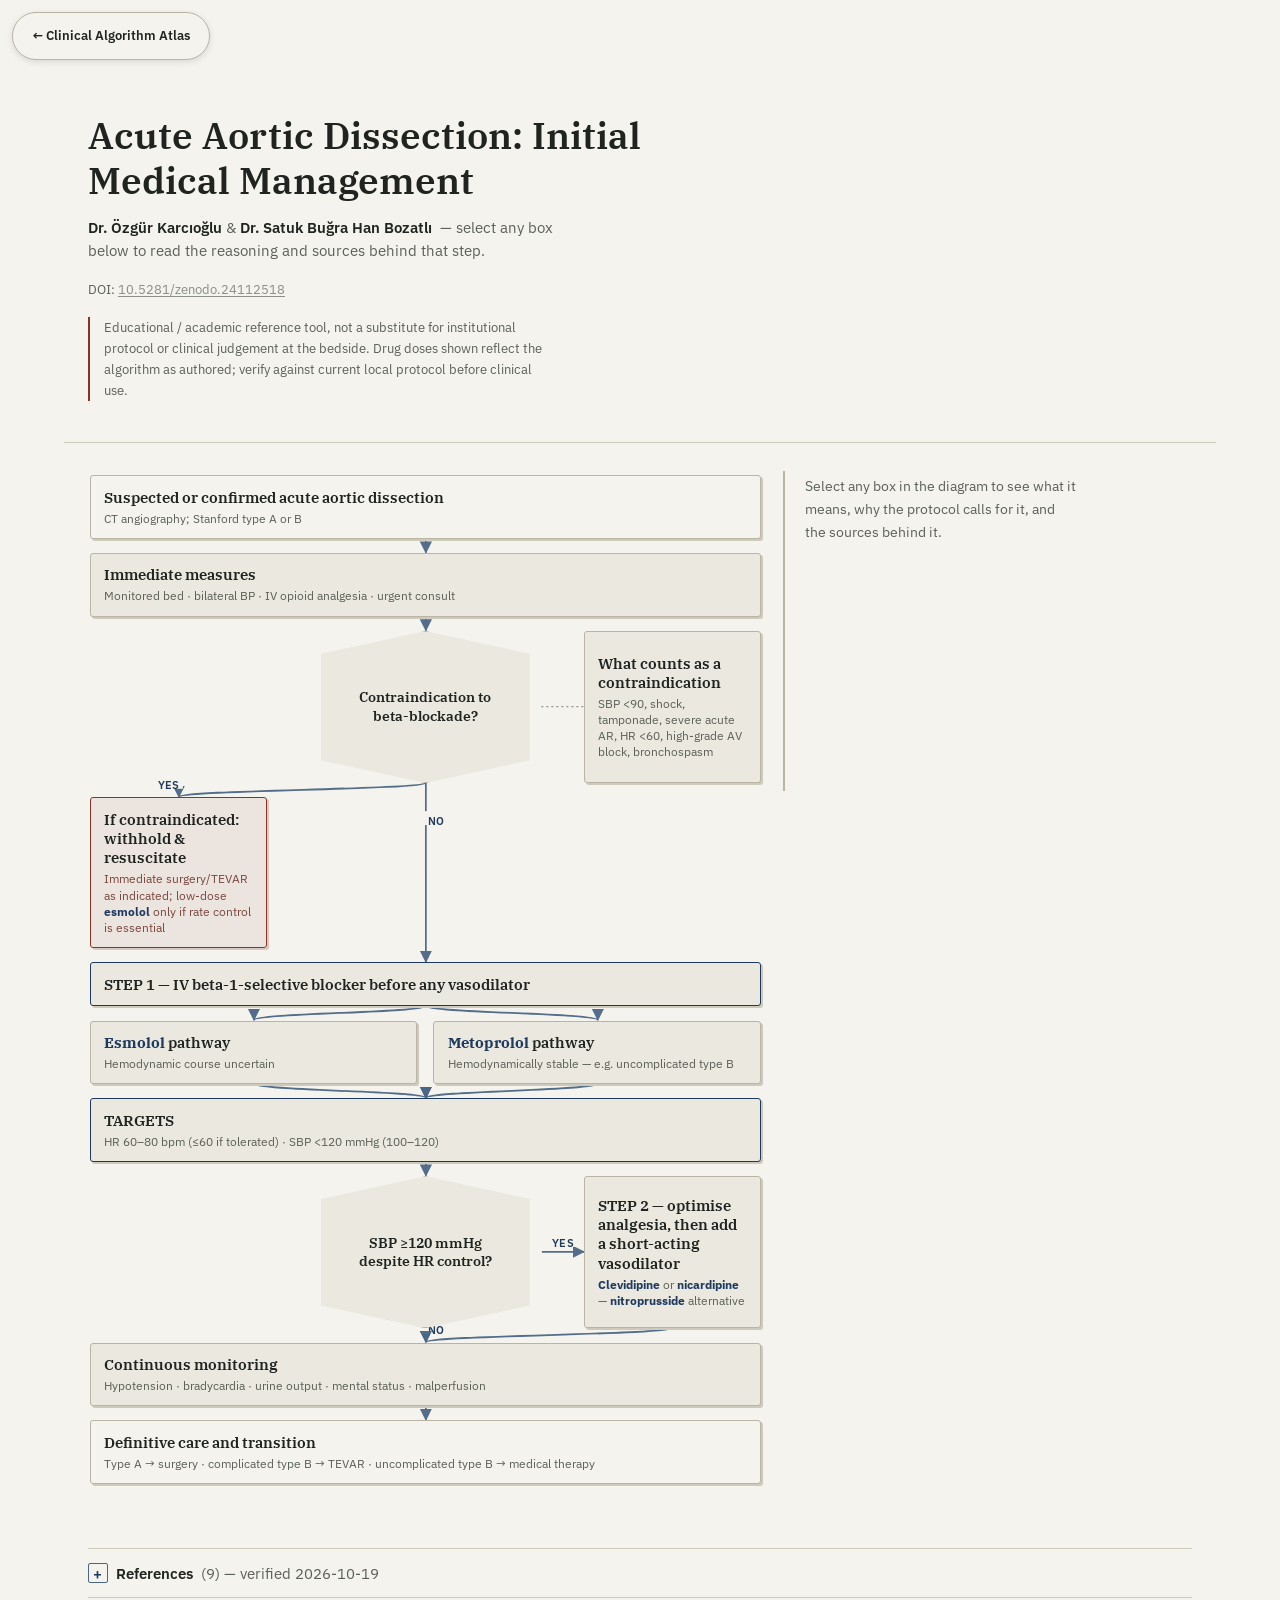
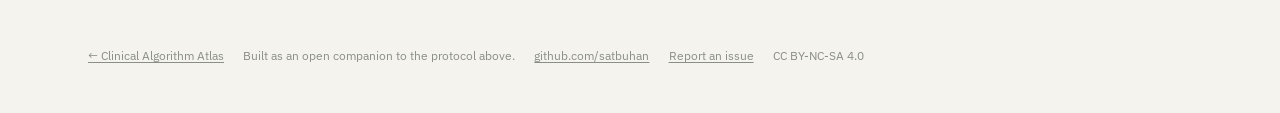
<file: index.html>
<!doctype html>
<html lang="en">
<head>
<meta charset="utf-8">
<meta name="viewport" content="width=device-width, initial-scale=1">
<title>Aortic Dissection Protocol</title>
<meta name="description" content="An interactive, referenced walkthrough of the acute medical management algorithm for suspected or confirmed aortic dissection.">
<link rel="preconnect" href="https://fonts.googleapis.com">
<link rel="preconnect" href="https://fonts.gstatic.com" crossorigin>
<link href="https://fonts.googleapis.com/css2?family=IBM+Plex+Mono:wght@400;500;600&family=IBM+Plex+Sans:wght@400;500;600;700&family=IBM+Plex+Serif:ital,wght@0,400;0,600;1,400&display=swap" rel="stylesheet">
<link rel="stylesheet" href="assets/style.css?v=6">
<link rel="stylesheet" href="https://satbuhan.github.io/clinical-algorithm-atlas/assets/chat-widget.css?v=2">
<link rel="stylesheet" href="https://satbuhan.github.io/clinical-algorithm-atlas/assets/calculator-widget.css?v=1">
<meta http-equiv="Cache-Control" content="no-cache, must-revalidate">
</head>
<body>

<a class="top-nav" href="https://satbuhan.github.io/clinical-algorithm-atlas/">← Clinical Algorithm Atlas</a>

<header class="masthead">
  <h1>Acute Aortic Dissection: Initial Medical Management</h1>
  <p class="masthead__byline">
    <strong>Dr. Özgür Karcıoğlu</strong> &amp; <strong>Dr. Satuk Buğra Han Bozatlı</strong>
    &nbsp;— select any box below to read the reasoning and sources behind that step.
    <p class="masthead__doi">DOI: <a href="https://doi.org/10.5281/zenodo.24112518" target="_blank" rel="noopener">10.5281/zenodo.24112518</a></p>
</p>
  <p class="masthead__disclaimer">
    Educational / academic reference tool, not a substitute for institutional protocol or
    clinical judgement at the bedside. Drug doses shown reflect the algorithm as authored;
    verify against current local protocol before clinical use.
  </p>
</header>

<main>
  <div class="workstation">
    <section class="scope" aria-label="Interactive flowchart">
      <p class="scope__hint">Scroll sideways and pinch to zoom — this is the full diagram, same as on desktop.</p>
      <div class="flow" id="flow">
        <svg class="edges" id="edges" aria-hidden="true"></svg>
        <!-- nodes are rendered here by app.js from content.js -->
      </div>
    </section>

    <aside class="readout" id="readout" aria-live="polite">
      <button class="readout__close" id="readoutClose" type="button">Close ✕</button>
      <div class="readout__idle" id="readoutIdle">
        Select any box in the diagram to see what it means, why the protocol
        calls for it, and the sources behind it.
      </div>
      <div id="readoutContent" hidden></div>
    </aside>
  </div>

  <div class="scope-backdrop" id="backdrop"></div>

  <section class="references" aria-label="References">
    <details id="references">
      <summary>References <span class="count" id="refCount"></span></summary>
      <ol id="referencesList"></ol>
    </details>
  </section>
</main>

<footer class="site">
  <a href="https://satbuhan.github.io/clinical-algorithm-atlas/" target="_blank" rel="noopener">← Clinical Algorithm Atlas</a>
  <span>Built as an open companion to the protocol above.</span>
  <a href="https://github.com/satbuhan" target="_blank" rel="noopener">github.com/satbuhan</a>
  <a href="https://github.com/satbuhan/aortic-dissection-protocol/issues/new" target="_blank" rel="noopener">Report an issue</a>
  <span>CC BY-NC-SA 4.0</span>
</footer>

<script src="assets/content.js?v=6"></script>
<script src="assets/app.js?v=6"></script>
<script defer src="https://satbuhan.github.io/clinical-algorithm-atlas/assets/chat-widget.js?v=2"></script>
<script defer src="https://satbuhan.github.io/clinical-algorithm-atlas/assets/calculator-widget.js?v=1"></script>
</body>
</html>
</file>
<file: assets/style.css>
/* =========================================================================
   Design tokens — single printed-page material throughout: a textbook
   page, not a dark "device" UI. One ink accent (navy) for the live flow,
   one reserved alarm (brick) for the contraindication / stop branch only.
   ========================================================================= */
:root {
  --paper: #F4F3EE;
  --paper-raised: #EAE8DF;
  --ink: #1F2420;
  --ink-soft: #5B6058;
  --ink-faint: #8A8F85;
  --rule: #CDC9BB;
  --rule-strong: #B9B4A3;

  --accent: #1E3A5F;         /* ink-navy: the one accent — live flow, emphasis */
  --accent-soft: #4A6684;
  --accent-wash: rgba(30, 58, 95, 0.08);

  --alarm: #8C3326;          /* muted brick: reserved for the stop branch only */
  --alarm-wash: rgba(140, 51, 38, 0.07);

  --radius-box: 3px;
  --radius-panel: 4px;

  --font-sans: "IBM Plex Sans", -apple-system, "Segoe UI", sans-serif;
  --font-serif: "IBM Plex Serif", Georgia, serif;
  --font-mono: "IBM Plex Mono", "SFMono-Regular", Menlo, monospace;

  --ease: cubic-bezier(0.2, 0.7, 0.2, 1);
}

@media (prefers-reduced-motion: reduce) {
  * { animation-duration: 0.001ms !important; transition-duration: 0.001ms !important; }
}

* { box-sizing: border-box; }
html { -webkit-text-size-adjust: 100%; }

body {
  margin: 0;
  padding-top: calc(4.25rem + 1px);
  background: var(--paper);
  color: var(--ink);
  font-family: var(--font-serif);
  line-height: 1.5;
  -webkit-font-smoothing: antialiased;
}

/* Sticky return-to-hub button — the footer carries the same link, but a
   long diagram means scrolling all the way down just to get back to the
   gallery. This floats as its own pill, inset from the top edge rather
   than glued flush to it: a full-width strip sitting right at the very
   top of a phone screen competes with the system's swipe-down-for-
   notifications gesture, so it was easy to miss or mistap. Staying
   inset avoids that and reads as a deliberate button rather than a thin
   utility strip. z-index above the mobile readout/backdrop, so it's
   still reachable even with a node's readout panel open. */
.top-nav {
  position: fixed;
  top: 0.75rem;
  left: 0.75rem;
  z-index: 30;
  display: inline-flex;
  align-items: center;
  height: 3rem;
  padding: 0 1.2rem;
  border-radius: 999px;
  background: var(--paper);
  border: 1px solid var(--rule-strong);
  box-shadow: 0 2px 6px rgba(31, 36, 32, 0.12);
  font-family: var(--font-sans);
  font-size: 0.82rem;
  font-weight: 600;
  color: var(--ink);
  text-decoration: none;
  white-space: nowrap;
  max-width: calc(100vw - 1.5rem);
  overflow: hidden;
  text-overflow: ellipsis;
}
.top-nav:hover, .top-nav:active { color: var(--accent); border-color: var(--accent); }

a { color: var(--accent); }

/* =========================================================================
   Masthead — a title page, not a product header
   ========================================================================= */
.masthead {
  padding: 2.75rem 1.5rem 1.75rem;
  max-width: 72rem;
  margin: 0 auto;
  border-bottom: 1px solid var(--rule);
}
.masthead h1 {
  font-family: var(--font-serif);
  font-weight: 600;
  font-size: clamp(1.6rem, 3.2vw, 2.3rem);
  line-height: 1.22;
  margin: 0 0 0.85rem;
  max-width: 30ch;
  color: var(--ink);
}
.masthead__byline {
  font-family: var(--font-sans);
  font-size: 0.96rem;
  color: var(--ink-soft);
  margin: 0 0 1.1rem;
  max-width: 56ch;
}

.masthead__doi {
  font-family: var(--font-sans);
  font-size: 0.82rem;
  color: var(--ink-soft);
  margin: 0 0 1.1rem;
}
.masthead__doi a {
  color: var(--ink-faint);
  text-decoration: underline;
  text-underline-offset: 2px;
}
.masthead__doi a:hover { color: var(--accent); }
.masthead__byline strong { color: var(--ink); font-weight: 600; }
.masthead__disclaimer {
  font-family: var(--font-sans);
  font-size: 0.82rem;
  line-height: 1.6;
  color: var(--ink-soft);
  border-left: 2px solid var(--alarm);
  padding-left: 0.85rem;
  max-width: 58ch;
}

/* =========================================================================
   Workstation: diagram + explanation, same paper, side by side
   ========================================================================= */
.workstation {
  max-width: 72rem;
  margin: 0 auto 2rem;
  padding: 1.75rem 1.5rem 0;
  display: grid;
  grid-template-columns: minmax(0, 1.65fr) minmax(0, 1fr);
  gap: 1.25rem;
  align-items: start;
}

.scope {
  position: relative;
  padding: 0.25rem 0.1rem 0.5rem;
}
.scope__hint { display: none; }

.flow {
  position: relative;
  display: grid;
  grid-template-columns: 1fr 1.6fr 1fr;
  gap: 0.9rem 1rem;
  z-index: 1;
}
.edges {
  position: absolute;
  inset: 0;
  width: 100%;
  height: 100%;
  pointer-events: none;
  overflow: visible;
  z-index: 0;
}
.edges path.flow-edge {
  fill: none;
  stroke: var(--accent-soft);
  stroke-width: 1.75;
  opacity: 0.95;
}
.edges path.flow-edge.is-info {
  stroke-dasharray: 1 4;
  stroke-linecap: round;
  stroke: var(--ink-faint);
  stroke-width: 1.4;
  opacity: 0.9;
}
.edges text.edge-label {
  font-family: var(--font-sans);
  font-weight: 600;
  font-size: 10.5px;
  fill: var(--accent);
  letter-spacing: 0.02em;
  dominant-baseline: middle;
}
.edges rect.edge-label-bg {
  fill: var(--paper);
}

/* node base — a boxed figure on the page, not a UI card */
.node {
  all: unset;
  position: relative;
  z-index: 1;
  box-sizing: border-box;
  cursor: pointer;
  display: flex;
  flex-direction: column;
  justify-content: center;
  gap: 0.22rem;
  background: var(--paper-raised);
  border: 1.3px solid var(--rule-strong);
  border-radius: var(--radius-box);
  padding: 0.7rem 0.85rem;
  color: var(--ink);
  font-family: var(--font-serif);
  text-align: left;
  box-shadow: 2px 2px 0 0 var(--rule);
  transition: border-color 140ms var(--ease), box-shadow 140ms var(--ease), transform 140ms var(--ease);
}
.node:hover { border-color: var(--accent-soft); }
.node:focus-visible {
  outline: 2px solid var(--accent);
  outline-offset: 2px;
}
.node.is-active {
  border-color: var(--accent);
  background: var(--accent-wash);
  box-shadow: 3px 3px 0 0 var(--accent);
  transform: translate(-1px, -1px);
}
.node__title {
  font-weight: 600;
  font-size: 0.92rem;
  line-height: 1.32;
}

/* Clinical agent (drug) names, emphasised wherever they appear — diagram
   boxes and the readout panel's prose alike. Which names are highlighted
   comes from content.js's AGENTS array; wrapping happens at render time
   in app.js, never in the authored label/sub text itself. Uses the
   page's one existing accent color (already the "emphasis" color for
   active/focused nodes and edge labels) rather than introducing a new
   color, so this reads as "the atlas's emphasis," not a separate system. */
.agent-name {
  color: var(--accent);
  font-weight: 700;
}
.node__sub {
  font-family: var(--font-sans);
  font-size: 0.72rem;
  color: var(--ink-soft);
  line-height: 1.4;
}

.node--terminal { background: var(--paper); border-style: solid; }
.node--key { border-color: var(--accent); border-width: 1.6px; }
.node--alarm { border-color: var(--alarm); background: var(--alarm-wash); box-shadow: 2px 2px 0 0 #D9C9C2; }
.node--alarm .node__sub { color: #7A463D; }
.node--alarm.is-active { border-color: var(--alarm); background: var(--alarm-wash); box-shadow: 3px 3px 0 0 var(--alarm); }

.node--decision {
  justify-self: center;
  align-self: center;
  width: min(100%, 14.5rem);
  min-height: 9.5rem;
  padding: 1.6rem 2.1rem;
  text-align: center;
  align-items: center;
  justify-content: center;
  clip-path: polygon(50% 0, 95% 15%, 95% 85%, 50% 100%, 5% 85%, 5% 15%);
  box-shadow: none;
}
.node--decision .node__title { font-size: 0.88rem; }
.node--decision.is-active { transform: none; }

.flow-wrap-2 { grid-column: 1 / -1; display: grid; grid-template-columns: 1fr 1fr; gap: 1rem; }
.full { grid-column: 1 / -1; }
.col-left { grid-column: 1; }
.col-center { grid-column: 2; }
.col-right { grid-column: 3; }

/* =========================================================================
   Readout panel — the margin gloss: same paper, a ruled column
   ========================================================================= */
.readout {
  position: sticky;
  top: 1.25rem;
  background: var(--paper);
  border-left: 2px solid var(--rule-strong);
  color: var(--ink);
  min-height: 20rem;
  max-height: calc(100vh - 2.5rem);
  overflow-y: auto;
  padding: 0.2rem 0 0.2rem 1.25rem;
}
.readout__idle {
  color: var(--ink-soft);
  font-family: var(--font-sans);
  font-size: 0.86rem;
  line-height: 1.7;
  max-width: 34ch;
}
.readout__tag {
  font-family: var(--font-sans);
  font-weight: 600;
  font-size: 0.72rem;
  letter-spacing: 0.03em;
  color: var(--accent);
  margin: 0 0 0.4rem;
}
.readout__title {
  font-family: var(--font-serif);
  font-size: 1.3rem;
  line-height: 1.3;
  margin: 0 0 0.25rem;
}
.readout__sub {
  font-family: var(--font-sans);
  font-size: 0.8rem;
  color: var(--ink-soft);
  margin: 0 0 1.1rem;
}
.readout__flag {
  display: inline-block;
  font-family: var(--font-sans);
  font-size: 0.72rem;
  color: var(--alarm);
  border: 1px solid var(--alarm);
  border-radius: 3px;
  padding: 0.15rem 0.5rem;
  margin: 0 0 1rem;
}
.readout h3 {
  font-family: var(--font-sans);
  font-weight: 600;
  font-size: 0.74rem;
  letter-spacing: 0.02em;
  color: var(--ink-soft);
  margin: 1.2rem 0 0.45rem;
}
.readout p {
  font-family: var(--font-serif);
  font-size: 1rem;
  line-height: 1.7;
  margin: 0 0 0.6rem;
  color: var(--ink);
  max-width: 54ch;
}

/* inline glossary terms inside readout prose */
.term {
  all: unset;
  cursor: pointer;
  color: var(--accent);
  border-bottom: 1.5px dotted var(--accent-soft);
  padding-bottom: 0.03em;
}
.term:hover, .term:focus-visible { background: var(--accent-wash); }
.term[aria-expanded="true"] { background: var(--accent-wash); border-bottom-style: solid; }
.term-def {
  display: block;
  font-family: var(--font-sans);
  font-size: 0.86rem;
  line-height: 1.55;
  color: var(--ink-soft);
  background: var(--paper-raised);
  border-left: 2px solid var(--accent-soft);
  padding: 0.5rem 0.7rem;
  margin: 0.4rem 0 0.7rem;
  max-width: 50ch;
}
.term-def strong { color: var(--ink); font-weight: 600; }
.term-def[hidden] { display: none; }

/* cross-atlas "Also covered in" line — appended inside .term-def when the
   same glossary term is independently defined in another tool */
.term-crosslinks {
  margin: 0.5rem 0 0;
  padding-top: 0.4rem;
  border-top: 1px dotted var(--rule);
  font-size: 0.82rem;
  color: var(--ink-soft);
}
.term-crosslinks a { color: var(--accent); text-decoration: none; border-bottom: 1px dotted var(--accent-soft); }
.term-crosslinks a:hover { border-bottom-style: solid; }

.readout ul.caution-list {
  margin: 0 0 0.6rem;
  padding-left: 1.15rem;
  font-family: var(--font-serif);
  font-size: 1rem;
  line-height: 1.65;
  color: var(--ink);
  max-width: 54ch;
}
.readout ul.caution-list li { margin-bottom: 0.6rem; padding-left: 0.15rem; }
.readout ul.caution-list li::marker { color: var(--accent-soft); }

.dose-table {
  width: 100%;
  max-width: 44ch;
  border-collapse: collapse;
  margin: 0.3rem 0 0.8rem;
  font-family: var(--font-sans);
  font-size: 0.86rem;
}
.dose-table td {
  padding: 0.4rem 0.1rem;
  border-bottom: 1px solid var(--rule);
  vertical-align: top;
}
.dose-table td:first-child { color: var(--ink-soft); padding-right: 1rem; white-space: nowrap; }
.dose-table td:last-child {
  color: var(--ink);
  text-align: right;
  font-family: var(--font-mono);
  font-variant-numeric: tabular-nums;
}

.refchips { display: flex; flex-wrap: wrap; gap: 0.4rem; margin-top: 0.3rem; }
.refchip {
  font-family: var(--font-sans);
  font-size: 0.74rem;
  color: var(--ink-soft);
  border: 1px solid var(--rule-strong);
  border-radius: 999px;
  padding: 0.15rem 0.6rem;
  text-decoration: none;
}
.refchip:hover { border-color: var(--accent); color: var(--accent); }

.readout__close { display: none; }

/* =========================================================================
   References — a collapsible bibliography, closed by default
   ========================================================================= */
.references {
  max-width: 72rem;
  margin: 0 auto;
  padding: 1.5rem 1.5rem 3rem;
}
.references summary {
  cursor: pointer;
  list-style: none;
  font-family: var(--font-sans);
  font-weight: 600;
  font-size: 0.95rem;
  color: var(--ink);
  padding: 0.8rem 0;
  border-top: 1px solid var(--rule);
  border-bottom: 1px solid var(--rule);
  display: flex;
  align-items: center;
  gap: 0.5rem;
}
.references summary::-webkit-details-marker { display: none; }
.references summary::before {
  content: "+";
  display: inline-flex;
  align-items: center;
  justify-content: center;
  width: 1.1rem; height: 1.1rem;
  font-size: 0.95rem;
  color: var(--accent);
  border: 1px solid var(--accent-soft);
  border-radius: 2px;
  flex: none;
}
.references[open] summary::before { content: "−"; }
.references summary .count { color: var(--ink-soft); font-weight: 400; }

.references ol {
  margin: 1.1rem 0 0;
  padding: 0;
  list-style: none;
  counter-reset: refs;
  max-width: 62ch;
}
.references li {
  counter-increment: refs;
  font-family: var(--font-serif);
  font-size: 0.92rem;
  line-height: 1.6;
  color: var(--ink);
  padding-left: 2.1rem;
  position: relative;
  margin-bottom: 0.8rem;
  scroll-margin-top: 2rem;
}
.references li::before {
  content: "[" counter(refs) "]";
  position: absolute;
  left: 0;
  font-family: var(--font-sans);
  font-size: 0.78rem;
  color: var(--ink-soft);
}
.references .kind {
  display: inline-block;
  font-family: var(--font-sans);
  font-size: 0.7rem;
  color: var(--ink-faint);
  margin-left: 0.5rem;
}
.references a { font-family: var(--font-sans); font-size: 0.8rem; }
.references li:target { background: var(--accent-wash); border-radius: 4px; }

footer.site {
  max-width: 72rem;
  margin: 0 auto;
  padding: 0 1.5rem 3rem;
  font-family: var(--font-sans);
  font-size: 0.78rem;
  color: var(--ink-faint);
  display: flex;
  flex-wrap: wrap;
  gap: 0.4rem 1.2rem;
}
footer.site a { color: var(--ink-faint); text-decoration: underline; text-underline-offset: 2px; }
footer.site a:hover { color: var(--accent); }

/* =========================================================================
   Mobile
   ========================================================================= */
@media (max-width: 900px) {
  .workstation { grid-template-columns: 1fr; padding-top: 1.25rem; }

  /* The diagram itself stays IDENTICAL to desktop — same grid, same
     hexagon decision shapes, same drawn arrows — rather than reflowing
     into a plain stack. .scope becomes a horizontally scrollable
     viewport onto that fixed-size diagram; native pinch-zoom (the
     viewport meta does not disable it) handles reading fine text. */
  .scope {
    overflow-x: auto;
    overflow-y: visible;
    -webkit-overflow-scrolling: touch;
    overscroll-behavior-x: contain;
    padding-bottom: 0.6rem;
  }
  .scope__hint {
    display: block;
    font-family: var(--font-sans);
    font-size: 0.78rem;
    color: var(--ink-soft);
    margin: 0 0 0.6rem;
  }
  .flow {
    min-width: 46rem; /* forces the real desktop layout to overflow, not reflow */
  }
  .node { box-shadow: 1.5px 1.5px 0 0 var(--rule); }
  .node.is-active { box-shadow: 2px 2px 0 0 var(--accent); }

  .readout {
    position: fixed;
    left: 0; right: 0; bottom: 0;
    top: auto;
    max-height: 80vh;
    border-radius: 10px 10px 0 0;
    border-left: none;
    border-top: 1px solid var(--rule-strong);
    transform: translateY(100%);
    transition: transform 220ms var(--ease);
    box-shadow: 0 -6px 20px rgba(31,36,32,0.18);
    padding: 1.1rem 1.3rem 1.5rem;
    z-index: 20;
  }
  .readout.is-open { transform: translateY(0); }
  .readout__close {
    display: block;
    all: unset;
    cursor: pointer;
    font-family: var(--font-sans);
    font-size: 0.78rem;
    color: var(--ink-soft);
    border: 1px solid var(--rule-strong);
    border-radius: 999px;
    padding: 0.3rem 0.7rem;
    float: right;
  }
  .scope-backdrop {
    position: fixed; inset: 0;
    background: rgba(31,36,32,0.4);
    opacity: 0;
    pointer-events: none;
    transition: opacity 220ms var(--ease);
    z-index: 15;
  }
  .scope-backdrop.is-open { opacity: 1; pointer-events: auto; }
}

@media (min-width: 901px) {
  .scope-backdrop { display: none; }
}
</file>
